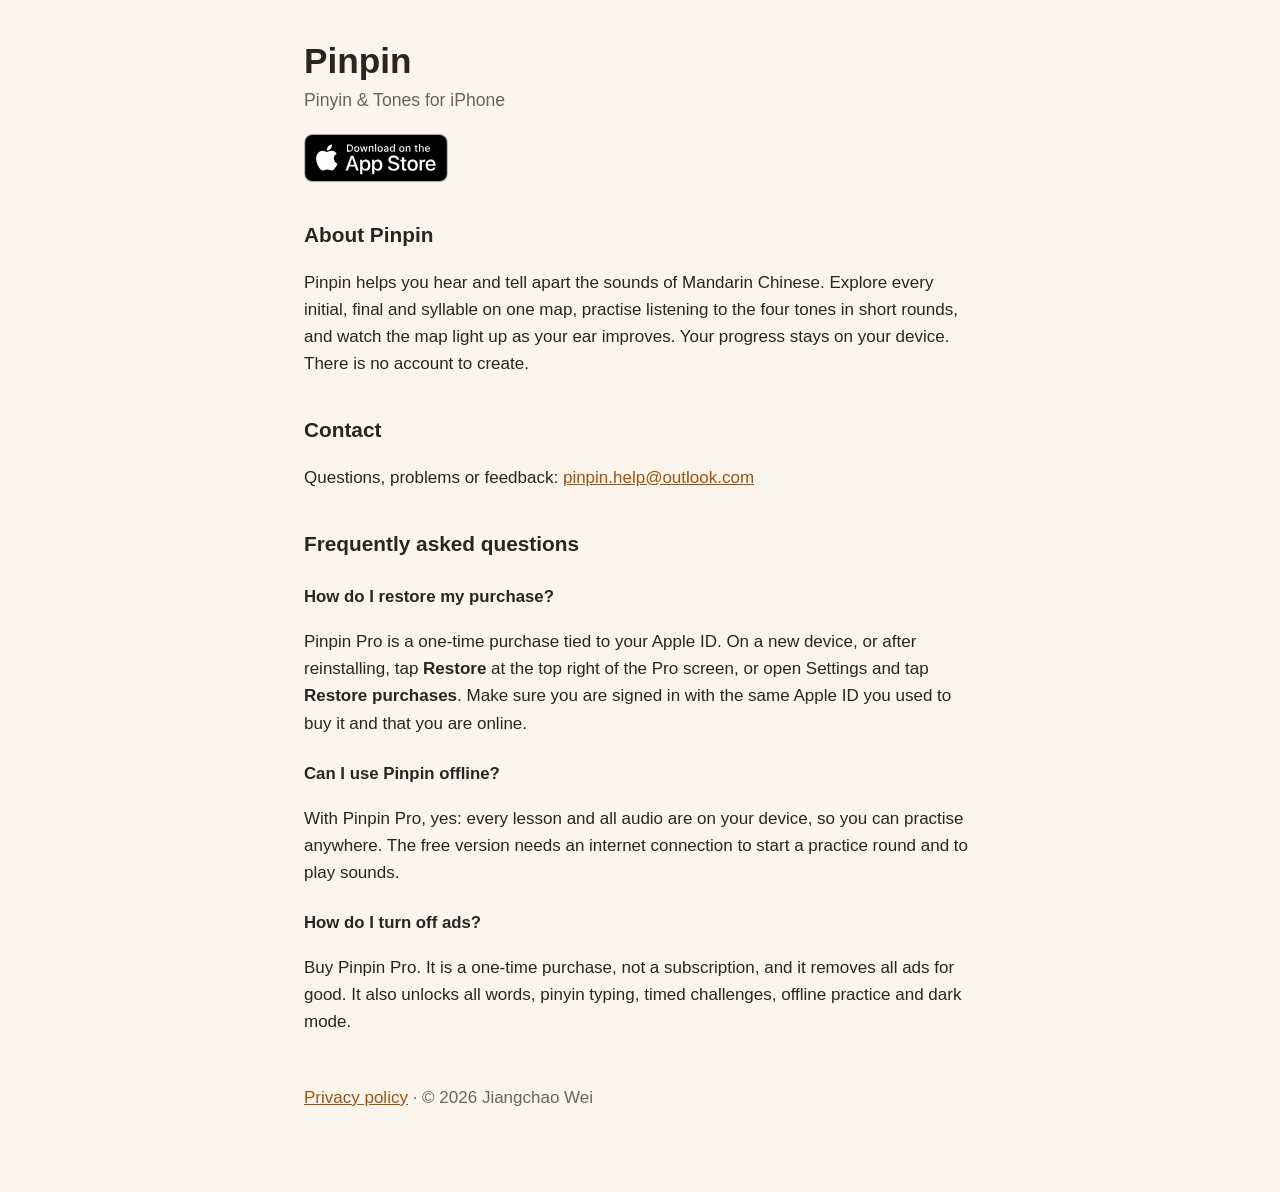
<file: index.html>
<!doctype html>
<html lang="en">
<head>
<meta charset="utf-8">
<meta name="viewport" content="width=device-width, initial-scale=1">
<title>Pinpin — Pinyin &amp; Tones · Support</title>
<meta name="description" content="Support for Pinpin, an iPhone app for learning Mandarin pinyin and tones.">
<meta name="apple-itunes-app" content="app-id=6796685811">
<link rel="stylesheet" href="style.css">
</head>
<body>
<main>
<header>
  <h1>Pinpin</h1>
  <p class="lede">Pinyin &amp; Tones for iPhone</p>
  <p class="badge">
    <a href="https://apps.apple.com/app/id6796685811">
      <picture>
        <source srcset="badge-app-store-white.svg" media="(prefers-color-scheme: dark)">
        <img src="badge-app-store-black.svg" alt="Download on the App Store" width="144" height="48">
      </picture>
    </a>
  </p>
</header>

<section>
  <h2>About Pinpin</h2>
  <p>Pinpin helps you hear and tell apart the sounds of Mandarin Chinese. Explore every initial, final and
  syllable on one map, practise listening to the four tones in short rounds, and watch the map light up as
  your ear improves. Your progress stays on your device. There is no account to create.</p>
</section>

<section>
  <h2>Contact</h2>
  <p>Questions, problems or feedback: <a href="mailto:pinpin.help@outlook.com">pinpin.help@outlook.com</a></p>
</section>

<section>
  <h2>Frequently asked questions</h2>

  <h3>How do I restore my purchase?</h3>
  <p>Pinpin Pro is a one-time purchase tied to your Apple ID. On a new device, or after reinstalling, tap
  <strong>Restore</strong> at the top right of the Pro screen, or open Settings and tap
  <strong>Restore purchases</strong>. Make sure you are signed in with the same Apple ID you used to buy it
  and that you are online.</p>

  <h3>Can I use Pinpin offline?</h3>
  <p>With Pinpin Pro, yes: every lesson and all audio are on your device, so you can practise anywhere.
  The free version needs an internet connection to start a practice round and to play sounds.</p>

  <h3>How do I turn off ads?</h3>
  <p>Buy Pinpin Pro. It is a one-time purchase, not a subscription, and it removes all ads for good. It also
  unlocks all words, pinyin typing, timed challenges, offline practice and dark mode.</p>
</section>

<footer>
  <p><a href="privacy.html">Privacy policy</a> · © 2026 Jiangchao Wei</p>
</footer>
</main>
</body>
</html>
</file>
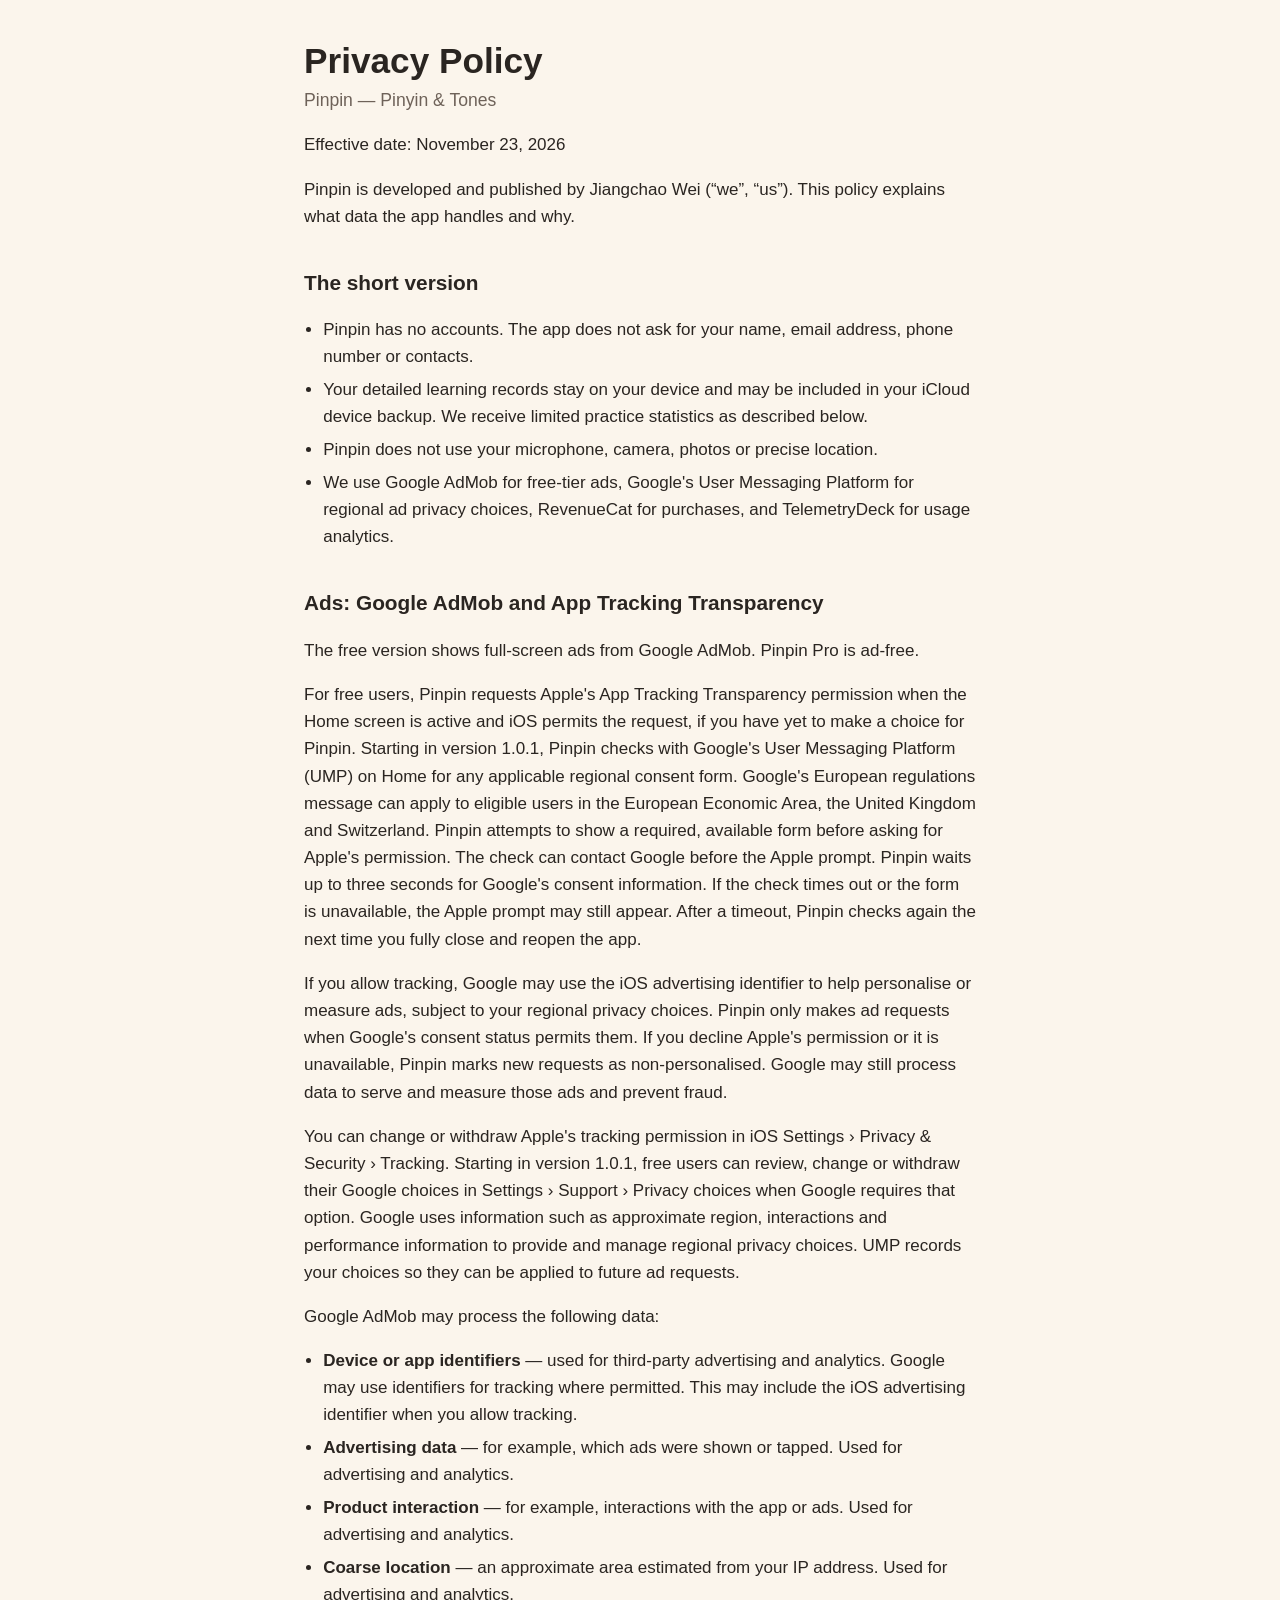
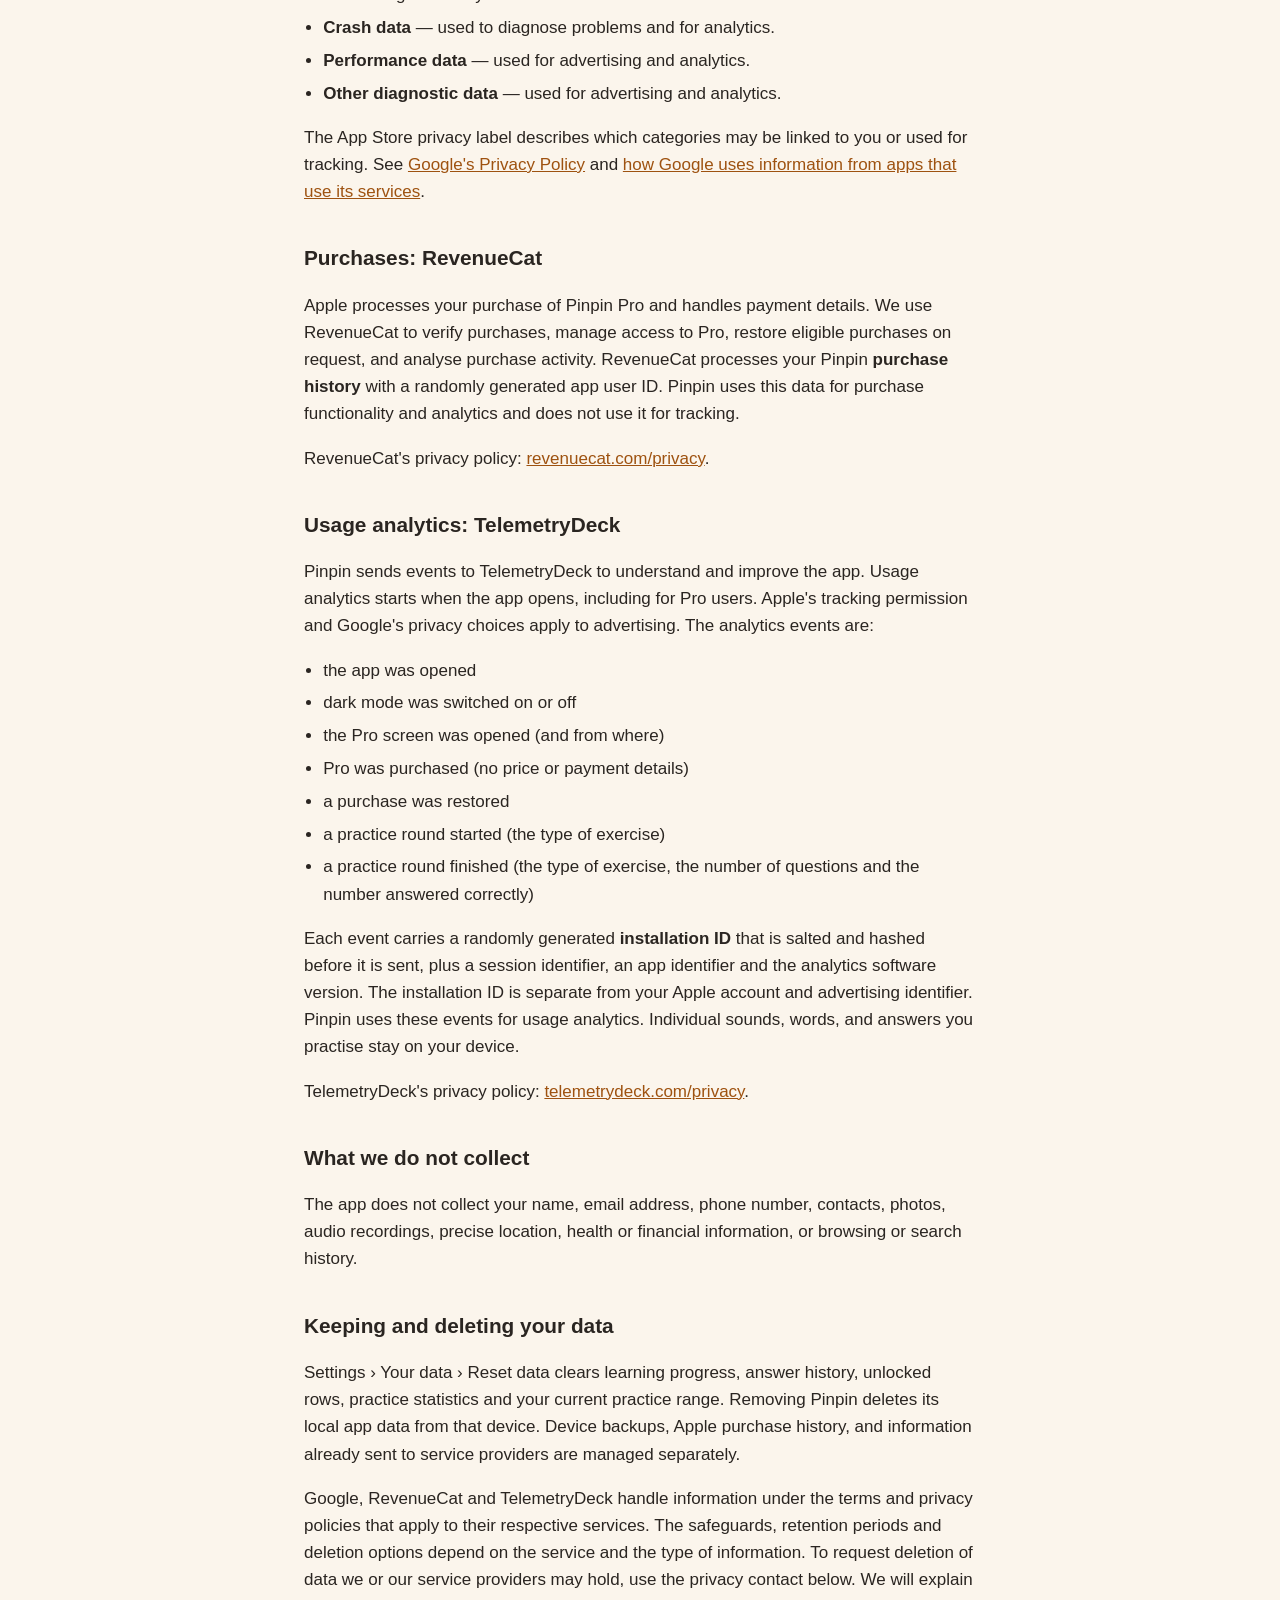
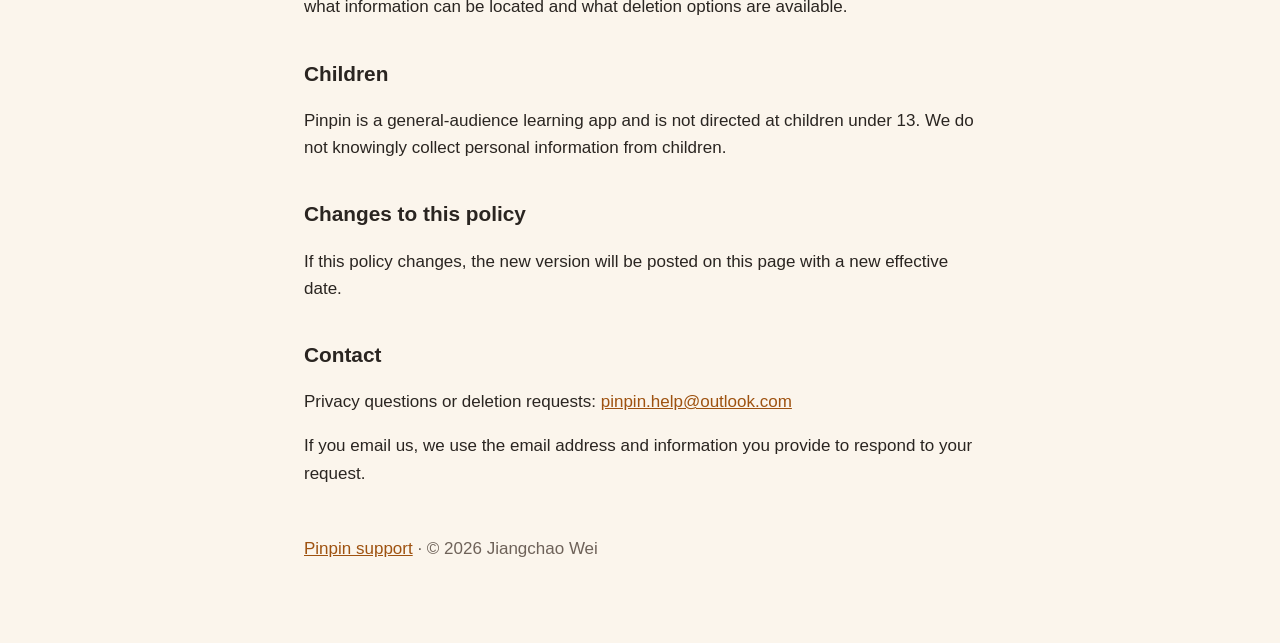
<file: privacy.html>
<!doctype html>
<html lang="en">
<head>
<meta charset="utf-8">
<meta name="viewport" content="width=device-width, initial-scale=1">
<title>Pinpin — Privacy Policy</title>
<meta name="description" content="How Pinpin handles your data.">
<meta name="apple-itunes-app" content="app-id=6796685811">
<link rel="stylesheet" href="style.css">
</head>
<body>
<main>
<header>
  <h1>Privacy Policy</h1>
  <p class="lede">Pinpin — Pinyin &amp; Tones</p>
  <p>Effective date: <time datetime="2026-11-23">November 23, 2026</time></p>
</header>

<p>Pinpin is developed and published by Jiangchao Wei (&ldquo;we&rdquo;, &ldquo;us&rdquo;). This policy explains
what data the app handles and why.</p>

<section>
  <h2>The short version</h2>
  <ul>
    <li>Pinpin has no accounts. The app does not ask for your name, email address, phone number or contacts.</li>
    <li>Your detailed learning records stay on your device and may be included in your iCloud device backup.
    We receive limited practice statistics as described below.</li>
    <li>Pinpin does not use your microphone, camera, photos or precise location.</li>
    <li>We use Google AdMob for free-tier ads, Google's User Messaging Platform for regional ad privacy
    choices, RevenueCat for purchases, and TelemetryDeck for usage analytics.</li>
  </ul>
</section>

<section>
  <h2>Ads: Google AdMob and App Tracking Transparency</h2>
  <p>The free version shows full-screen ads from Google AdMob. Pinpin Pro is ad-free.</p>
  <p>For free users, Pinpin requests Apple's App Tracking Transparency permission when the Home screen
  is active and iOS permits the request, if you have yet to make a choice for Pinpin. Starting in version
  1.0.1, Pinpin checks with Google's User Messaging Platform (UMP) on Home for any applicable regional
  consent form. Google's European regulations message can apply to eligible users in the European
  Economic Area, the United Kingdom and Switzerland. Pinpin attempts to show a required, available
  form before asking for Apple's permission. The check can contact Google before the Apple prompt.
  Pinpin waits up to three seconds for Google's consent information. If the check times out or the
  form is unavailable, the Apple prompt may still appear. After a timeout, Pinpin checks again the
  next time you fully close and reopen the app.</p>
  <p>If you allow tracking, Google may use the iOS advertising identifier to help personalise or measure ads,
  subject to your regional privacy choices. Pinpin only makes ad requests when Google's consent status
  permits them. If you decline Apple's permission or it is unavailable, Pinpin marks new requests as
  non-personalised. Google may still process data to serve and measure those ads and prevent fraud.</p>
  <p>You can change or withdraw Apple's tracking permission in iOS Settings › Privacy &amp; Security ›
  Tracking. Starting in version 1.0.1, free users can review, change or withdraw their Google choices
  in Settings › Support › Privacy choices when Google requires that option. Google uses information
  such as approximate region, interactions and performance information to provide and manage regional
  privacy choices. UMP records your choices so they can be applied to future ad requests.</p>
  <p>Google AdMob may process the following data:</p>
  <ul>
    <li><strong>Device or app identifiers</strong> — used for third-party advertising and analytics.
    Google may use identifiers for tracking where permitted. This may include the iOS advertising
    identifier when you allow tracking.</li>
    <li><strong>Advertising data</strong> — for example, which ads were shown or tapped. Used for
    advertising and analytics.</li>
    <li><strong>Product interaction</strong> — for example, interactions with the app or ads. Used for
    advertising and analytics.</li>
    <li><strong>Coarse location</strong> — an approximate area estimated from your IP address. Used for
    advertising and analytics.</li>
    <li><strong>Crash data</strong> — used to diagnose problems and for analytics.</li>
    <li><strong>Performance data</strong> — used for advertising and analytics.</li>
    <li><strong>Other diagnostic data</strong> — used for advertising and analytics.</li>
  </ul>
  <p>The App Store privacy label describes which categories may be linked to you or used for tracking.
  See <a href="https://policies.google.com/privacy">Google's Privacy Policy</a> and
  <a href="https://policies.google.com/technologies/partner-sites">how Google uses information from apps
  that use its services</a>.</p>
</section>

<section>
  <h2>Purchases: RevenueCat</h2>
  <p>Apple processes your purchase of Pinpin Pro and handles payment details. We use RevenueCat to verify
  purchases, manage access to Pro, restore eligible purchases on request, and analyse purchase activity.
  RevenueCat processes your Pinpin <strong>purchase history</strong> with a randomly generated app user ID.
  Pinpin uses this data for purchase functionality and analytics and does not use it for tracking.</p>
  <p>RevenueCat's privacy policy:
  <a href="https://www.revenuecat.com/privacy">revenuecat.com/privacy</a>.</p>
</section>

<section>
  <h2>Usage analytics: TelemetryDeck</h2>
  <p>Pinpin sends events to TelemetryDeck to understand and improve the app. Usage analytics starts when
  the app opens, including for Pro users. Apple's tracking permission and Google's privacy choices apply
  to advertising. The analytics events are:</p>
  <ul>
    <li>the app was opened</li>
    <li>dark mode was switched on or off</li>
    <li>the Pro screen was opened (and from where)</li>
    <li>Pro was purchased (no price or payment details)</li>
    <li>a purchase was restored</li>
    <li>a practice round started (the type of exercise)</li>
    <li>a practice round finished (the type of exercise, the number of questions and the number answered
    correctly)</li>
  </ul>
  <p>Each event carries a randomly generated <strong>installation ID</strong> that is salted and hashed
  before it is sent, plus a session identifier, an app identifier and the analytics software version.
  The installation ID is separate from your Apple account and advertising identifier. Pinpin uses these
  events for usage analytics. Individual sounds, words, and answers you practise stay on your device.</p>
  <p>TelemetryDeck's privacy policy:
  <a href="https://telemetrydeck.com/privacy/">telemetrydeck.com/privacy</a>.</p>
</section>

<section>
  <h2>What we do not collect</h2>
  <p>The app does not collect your name, email address, phone number, contacts, photos, audio recordings,
  precise location, health or financial information, or browsing or search history.</p>
</section>

<section>
  <h2>Keeping and deleting your data</h2>
  <p>Settings › Your data › Reset data clears learning progress, answer history, unlocked rows, practice
  statistics and your current practice range. Removing Pinpin deletes its local app data from that
  device. Device backups, Apple purchase history, and information already sent to service providers
  are managed separately.</p>
  <p>Google, RevenueCat and TelemetryDeck handle information under the terms and privacy policies that
  apply to their respective services. The safeguards, retention periods and deletion options depend
  on the service and the type of information. To request deletion of data we or our service providers
  may hold, use the privacy contact below. We will explain what information can be located and what
  deletion options are available.</p>
</section>

<section>
  <h2>Children</h2>
  <p>Pinpin is a general-audience learning app and is not directed at children under 13. We do not knowingly
  collect personal information from children.</p>
</section>

<section>
  <h2>Changes to this policy</h2>
  <p>If this policy changes, the new version will be posted on this page with a new effective date.</p>
</section>

<section>
  <h2>Contact</h2>
  <p>Privacy questions or deletion requests: <a href="mailto:pinpin.help@outlook.com">pinpin.help@outlook.com</a></p>
  <p>If you email us, we use the email address and information you provide to respond to your request.</p>
</section>

<footer>
  <p><a href="./">Pinpin support</a> · © 2026 Jiangchao Wei</p>
</footer>
</main>
</body>
</html>
</file>
<file: style.css>
:root {
  color-scheme: light dark;
  --bg: #fbf5ec;
  --text: #2a2521;
  --muted: #6e6259;
  --accent: #9e5210;
}

@media (prefers-color-scheme: dark) {
  :root {
    --bg: #171411;
    --text: #ece6df;
    --muted: #a89d93;
    --accent: #f2a65a;
  }
}

body {
  margin: 0;
  background: var(--bg);
  color: var(--text);
  font: 17px/1.6 -apple-system, BlinkMacSystemFont, "Helvetica Neue", Helvetica, Arial, sans-serif;
}

main {
  max-width: 42rem;
  margin: 0 auto;
  padding: 2.5rem 1.25rem 4rem;
}

h1 { font-size: 2.2rem; line-height: 1.2; margin: 0; }
h2 { font-size: 1.3rem; margin: 2.25rem 0 0.5rem; }
h3 { font-size: 1.05rem; margin: 1.5rem 0 0.25rem; }
.lede { color: var(--muted); font-size: 1.1rem; margin: 0.25rem 0 0; }
.badge { margin: 1.25rem 0 0; }
.badge a, .badge img { display: inline-block; vertical-align: middle; }
a { color: var(--accent); }
ul { padding-left: 1.2rem; }
li { margin: 0.35rem 0; }
footer { margin-top: 3rem; color: var(--muted); }
</file>
